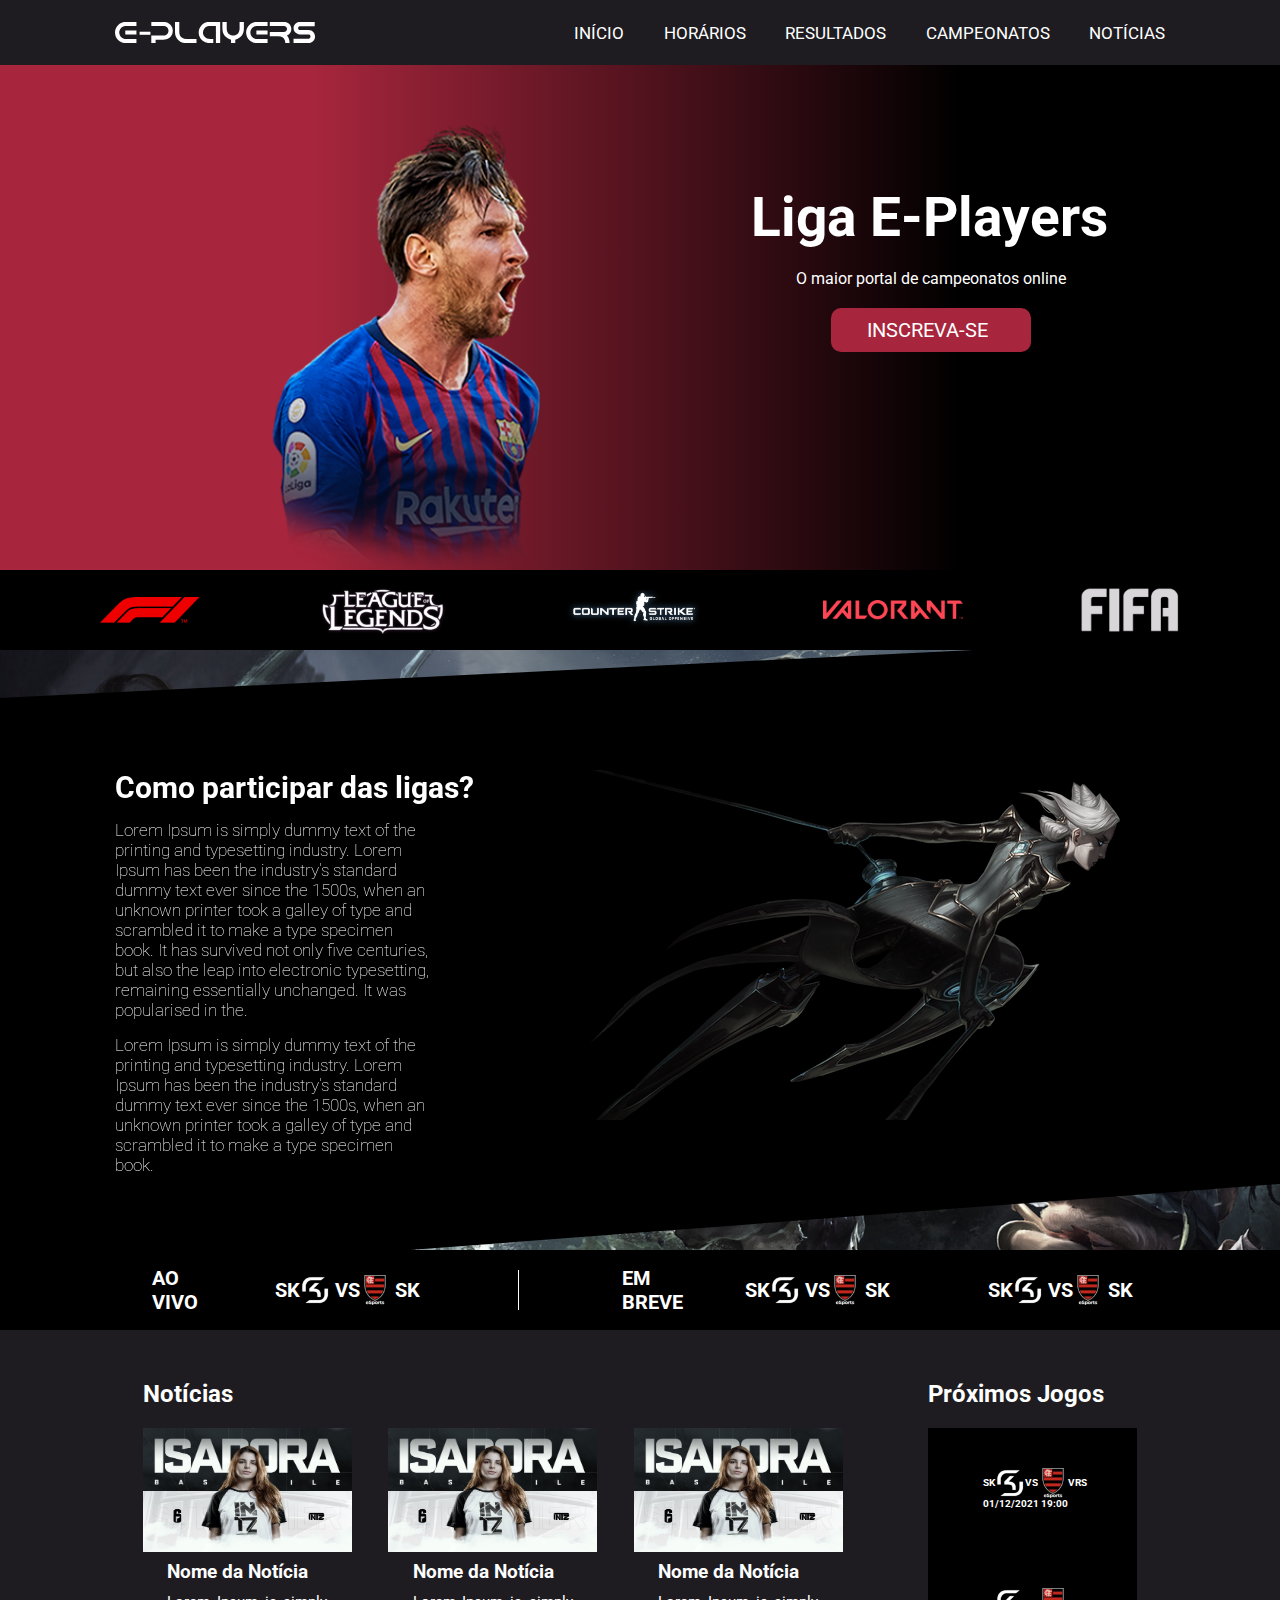
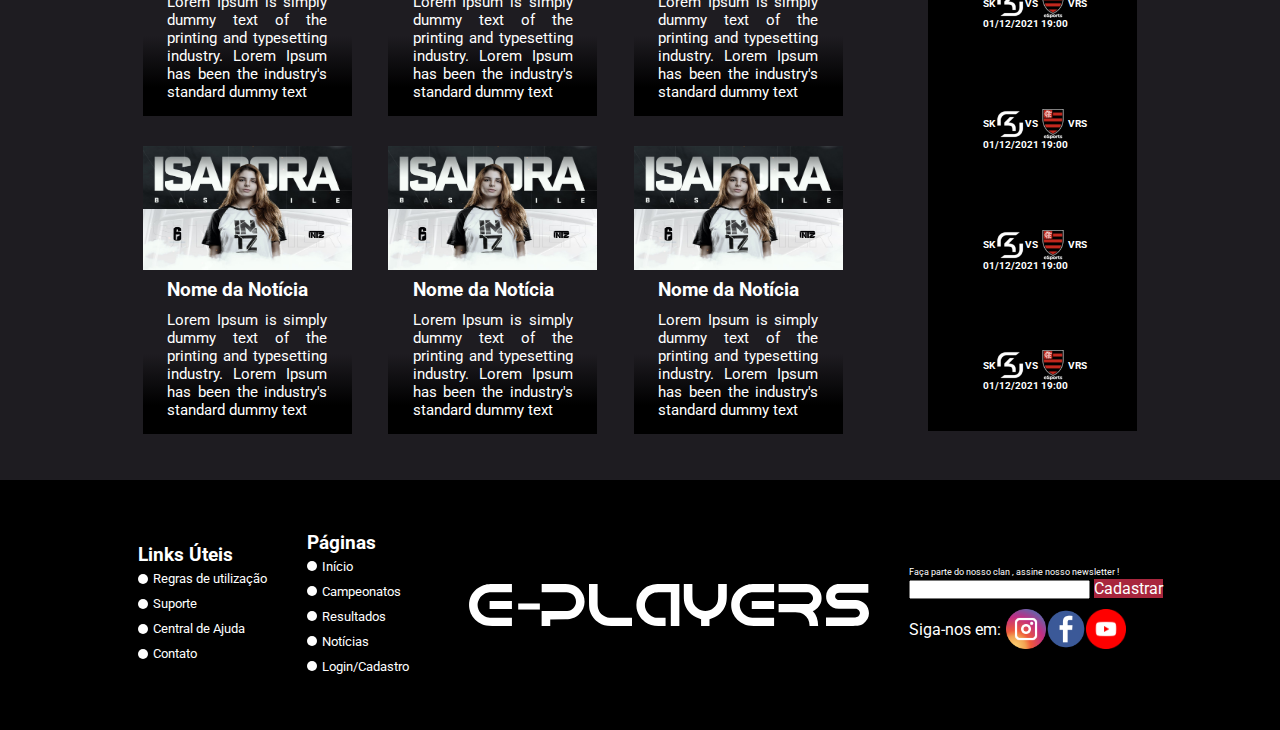
<file: Index.html>
<!DOCTYPE html>
<html lang="pt-br">

<head>
    <meta charset="UTF-8">
    <meta http-equiv="X-UA-Compatible" content="IE=edge">
    <meta name="viewport" content="width=device-width, initial-scale=1.0">
    <title>E-Players</title>
    <link rel="stylesheet" href="css.css/estilo.css">
</head>

<body>
    <header>
        <div class="container container_header">
            <img class="img_logo" src="assets/logo.svg">
            <nav class="info_header">
                <a href="#inicio">início</a>
                <a href="#horarios">horários</a>
                <a href="#resultados">resultados</a>
                <a href="#campeonatos">campeonatos</a>
                <a href="#noticias">notícias</a>
            </nav>
        </div>
    </header>

    <main>
        <section id="inicio" class="conteudo_banner">
            <img src="assets/messi_banner.png">
            <div class="textos_banner">
                <h1>Liga E-Players</h1>
                <span>O maior portal de campeonatos online</span>
                <a href="#">Inscreva-se</a>
            </div>
        </section>

        <section class="secao_jogos container">
            <div class="container_jogos">
                <img class="logo_corrida" src="assets/formula-1-logo.png">
                <img class="logo_lol" src="assets/logo-lol.png">
                <img class="logo_cs" src="assets/Counter-Strike-Logo.png">
                <img class="logo_valorant" src="assets/valorant-logo.png">
                <img class="logo_fifa" src="assets/FIFA_logo.png">
            </div>
        </section>

        <section class="container_info">
            <div class="retangulo_curvado">
                <div>
                    <h2>Como participar das ligas?</h2>
                    <p>Lorem Ipsum is simply dummy text of the printing and typesetting industry. Lorem Ipsum has been
                        the industry's standard dummy text ever since the 1500s, when an unknown printer took a galley
                        of type and scrambled it to make a type specimen book. It has survived not only five centuries,
                        but also the leap into electronic typesetting, remaining essentially unchanged. It was
                        popularised in the.
                    </p>
                    <p>Lorem Ipsum is simply dummy text of the printing and typesetting industry. Lorem Ipsum has been
                        the industry's standard dummy text ever since the 1500s, when an unknown printer took a galley
                        of type and scrambled it to make a type specimen book. </p>
                </div>
                <div>
                    <img src="assets/camille__the_steel_shadow_by_uberwild_dapa3w8-350t.png" alt="">
                </div>
            </div>
        </section>

        <section id="horarios" class="ao_vivo_em_breve">
            <span>ao vivo</span>
            <div>
                <span>SK</span>
                <img src="assets/sk-logo.png" alt="sk coisa de boiola">
                <span>VS</span>
                <img src="assets/fla-logo.png" alt="mengão brabo dms">
                <span>SK</span>
            </div>
            <div class="traço_separativo"></div>
            <span>em breve</span>
            <div>
                <span>SK</span>
                <img src="assets/sk-logo.png" alt="sk coisa de boiola">
                <span>VS</span>
                <img src="assets/fla-logo.png" alt="mengão brabo dms">
                <span>SK</span>
            </div>
            <div>
                <span>SK</span>
                <img src="assets/sk-logo.png" alt="sk coisa de boiola">
                <span>VS</span>
                <img src="assets/fla-logo.png" alt="mengão brabo dms">
                <span>SK</span>
            </div>
        </section>

        <section id="noticias" class="container_noticias">
            <div class="noticias">
                <h2>Notícias</h2>
                <div class="bloco_dos_artigos">

                    <article class="artigo">
                        <img src="assets/player.jpg" alt="isadora r6 brabissima">
                        <div class="artigo_noticia">
                            <h3> Nome da Notícia</h3>
                            <p>Lorem Ipsum is simply dummy text of the printing and typesetting industry. Lorem Ipsum
                                has been the industry's standard dummy text</p>
                        </div>
                    </article>

                    <article class="artigo">
                        <img src="assets/player.jpg" alt="isadora r6 brabissima">
                        <div class="artigo_noticia">
                            <h3> Nome da Notícia</h3>
                            <p>Lorem Ipsum is simply dummy text of the printing and typesetting industry. Lorem Ipsum
                                has been the industry's standard dummy text</p>
                        </div>
                    </article>

                    <article class="artigo">
                        <img src="assets/player.jpg" alt="isadora r6 brabissima">
                        <div class="artigo_noticia">
                            <h3> Nome da Notícia</h3>
                            <p>Lorem Ipsum is simply dummy text of the printing and typesetting industry. Lorem Ipsum
                                has been the industry's standard dummy text</p>
                        </div>
                    </article>

                    <article class="artigo">
                        <img src="assets/player.jpg" alt="isadora r6 brabissima">
                        <div class="artigo_noticia">
                            <h3> Nome da Notícia</h3>
                            <p>Lorem Ipsum is simply dummy text of the printing and typesetting industry. Lorem Ipsum
                                has been the industry's standard dummy text</p>
                        </div>
                    </article>

                    <article class="artigo">
                        <img src="assets/player.jpg" alt="isadora r6 brabissima">
                        <div class="artigo_noticia">
                            <h3> Nome da Notícia</h3>
                            <p>Lorem Ipsum is simply dummy text of the printing and typesetting industry. Lorem Ipsum
                                has been the industry's standard dummy text</p>
                        </div>
                    </article>

                    <article class="artigo">
                        <img src="assets/player.jpg" alt="isadora r6 brabissima">
                        <div class="artigo_noticia">
                            <h3> Nome da Notícia</h3>
                            <p>Lorem Ipsum is simply dummy text of the printing and typesetting industry. Lorem Ipsum
                                has been the industry's standard dummy text</p>
                        </div>
                    </article>
                </div>
            </div>
            <div>
                <h2 class="prox_jogos">Próximos Jogos</h2>
                <article class="proximos_jogos">
                    <div class="prox_jogos_fla_sk">
                        <span>SK</span>
                        <img src="assets/sk-logo.png" alt="sk coisa de boiola">
                        <span class="vs">VS</span>
                        <img src="assets/fla-logo.png" alt="mengão brabo dms">
                        <span>VRS</span>
                        <span>01/12/2021 19:00</span>
                    </div>

                    <div class="prox_jogos_fla_sk">
                        <span>SK</span>
                        <img src="assets/sk-logo.png" alt="sk coisa de boiola">
                        <span class="vs">VS</span>
                        <img src="assets/fla-logo.png" alt="mengão brabo dms">
                        <span>VRS</span>
                        <span>01/12/2021 19:00</span>
                    </div>

                    <div class="prox_jogos_fla_sk">
                        <span>SK</span>
                        <img src="assets/sk-logo.png" alt="sk coisa de boiola">
                        <span class="vs">VS</span>
                        <img src="assets/fla-logo.png" alt="mengão brabo dms">
                        <span>VRS</span>
                        <span>01/12/2021 19:00</span>
                    </div>

                    <div class="prox_jogos_fla_sk">
                        <span>SK</span>
                        <img src="assets/sk-logo.png" alt="sk coisa de boiola">
                        <span class="vs">VS</span>
                        <img src="assets/fla-logo.png" alt="mengão brabo dms">
                        <span>VRS</span>
                        <span>01/12/2021 19:00</span>
                    </div>

                    <div class="prox_jogos_fla_sk">
                        <span>SK</span>
                        <img src="assets/sk-logo.png" alt="sk coisa de boiola">
                        <span class="vs">VS</span>
                        <img src="assets/fla-logo.png" alt="mengão brabo dms">
                        <span>VRS</span>
                        <span>01/12/2021 19:00</span>
                    </div>
                </article>
            </div>
        </section>
    </main>

    <footer>
        <div class="footer_links">
            <h3>Links Úteis</h3>
            <nav class="links_uteis">
                <div class="bolinha_links">
                    <div class="footer_bolinha"></div>
                    <a href="">Regras de utilização</a>
                </div>
                <div class="bolinha_links">
                    <div class="footer_bolinha"></div>
                    <a href="">Suporte</a>
                </div>
                <div class="bolinha_links">
                    <div class="footer_bolinha"></div>
                    <a href="">Central de Ajuda</a>
                </div>
                <div class="bolinha_links">
                    <div class="footer_bolinha"></div>
                    <a href="">Contato</a>
                </div>
            </nav>
        </div>
        <div class="footer_links">
            <h3>Páginas</h3>
            <nav class="paginas">
                <div class="bolinha_links">
                    <div class="footer_bolinha"></div>
                    <a href="#inicio">Início</a>
                </div>
                <div class="bolinha_links">
                    <div class="footer_bolinha"></div>
                    <a href="">Campeonatos</a>
                </div>
                <div class="bolinha_links">
                    <div class="footer_bolinha"></div>
                    <a href="">Resultados</a>
                </div>
                <div class="bolinha_links">
                    <div class="footer_bolinha"></div>
                    <a href="#noticias">Notícias</a>
                </div>
                <div class="bolinha_links">
                    <div class="footer_bolinha"></div>
                    <a href="">Login/Cadastro</a>
                </div>
            </nav>
        </div>
        <img class="footer_logo" src="assets/logo.svg">
        <div>
            <span class="mensagem_botao">Faça parte do nosso clan , assine nosso newsletter !</span>
            <div>
                <input>
                <a class="botao_cadastrar" href="">Cadastrar</a>
            </div>
            <div class="redes_sociais">
                <span class="siganos">Siga-nos em:</span>
                <img class="instagram" src="assets/instagram.png" alt="logo instagram">
                <img class="facebook" src="assets/facebook.png" alt="logo facebook">
                <img class="youtube" src="assets/youtube.png" alt="logo youtube">
            </div>
        </div>
    </footer>
</body>

</html>
</file>
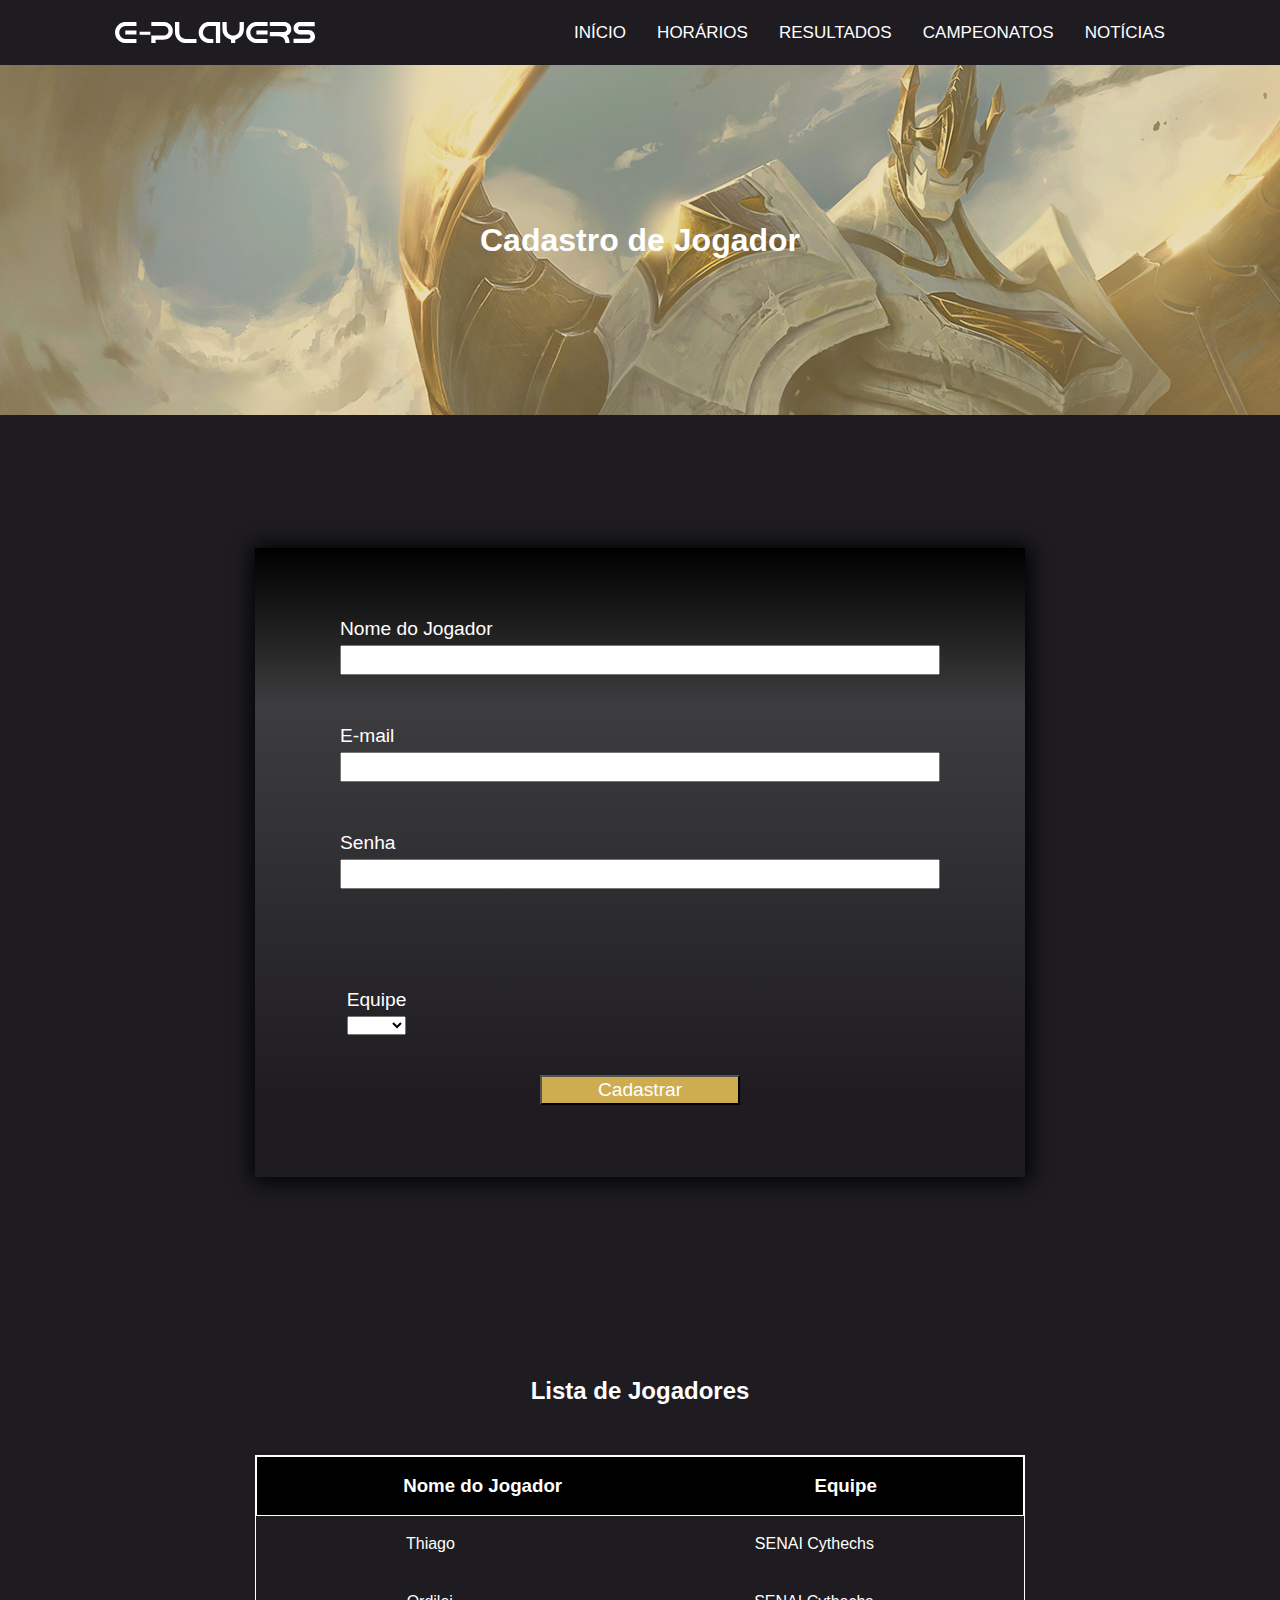
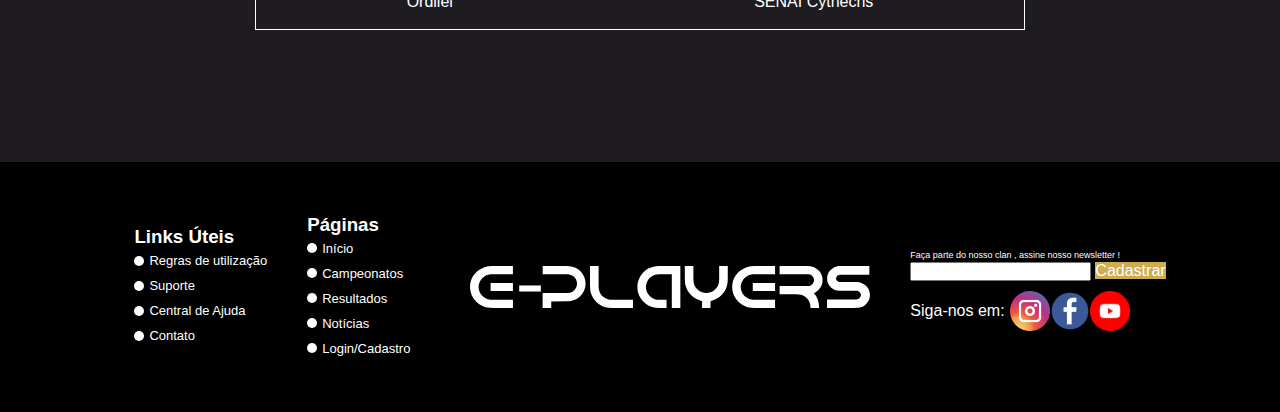
<file: cadastro_jogador.html>
<!DOCTYPE html>
<html lang="pt-br">

<head>
    <meta charset="UTF-8">
    <meta http-equiv="X-UA-Compatible" content="IE=edge">
    <meta name="viewport" content="width=device-width, initial-scale=1.0">
    <title>Cadastro Jogador</title>
    <link rel="stylesheet" href="css.css/cadastro_jogador_estilo.css">
</head>

<body>
    <header>
        <div class="container container_header">
            <img class="img_logo" src="assets/logo.svg">
            <nav class="info_header">
                <a href>início</a>
                <a href>horários</a>
                <a href>resultados</a>
                <a href>campeonatos</a>
                <a href>notícias</a>
            </nav>
        </div>
    </header>

    <main>
        <div class="banner_cadastro_jogador">
            <h1>Cadastro de Jogador</h1>
        </div>
        <div class="conteudo_main">
            <section class="box_cadastro">
                <div class="span_input">
                    <span>Nome do Jogador</span>
                    <input type="text">
                </div>
                <div class="span_input">
                    <span>E-mail</span>
                    <input type="text">
                </div>
                <div class="span_input">
                    <span>Senha</span>
                    <input type="text">
                </div>
                <div class="equipe_select">
                    <span>Equipe</span>
                    <select name="Escolher imagem">Escolher imagem</select>
                </div>
                <button>Cadastrar</button>
            </section>

            <h2>Lista de Jogadores</h2>
            <section class="box_jogadores">
                <div class="jogador_equipe">
                    <h3>Nome do Jogador</h3>
                    <h3>Equipe</h3>
                </div>
                <div class="nome_logo">
                    <span>Thiago</span>
                    <span>SENAI Cythechs</span>
                </div>
                <div class="nome_logo">
                    <span>Ordilei</span>
                    <span>SENAI Cythechs</span>
                </div>
            </section>
        </div>
        

    </main>

    <footer>
        <div class="footer_links">
            <h3>Links Úteis</h3>
            <nav class="links_uteis">
                <div class="bolinha_links">
                    <div class="footer_bolinha"></div>
                    <a href="">Regras de utilização</a>
                </div>
                <div class="bolinha_links">
                    <div class="footer_bolinha"></div>
                    <a href="">Suporte</a>
                </div>
                <div class="bolinha_links">
                    <div class="footer_bolinha"></div>
                    <a href="">Central de Ajuda</a>
                </div>
                <div class="bolinha_links">
                    <div class="footer_bolinha"></div>
                    <a href="">Contato</a>
                </div>
            </nav>
        </div>
        <div class="footer_links">
            <h3>Páginas</h3>
            <nav class="paginas">
                <div class="bolinha_links">
                    <div class="footer_bolinha"></div>
                    <a href="">Início</a>
                </div>
                <div class="bolinha_links">
                    <div class="footer_bolinha"></div>
                    <a href="">Campeonatos</a>
                </div>
                <div class="bolinha_links">
                    <div class="footer_bolinha"></div>
                    <a href="">Resultados</a>
                </div>
                <div class="bolinha_links">
                    <div class="footer_bolinha"></div>
                    <a href="">Notícias</a>
                </div>
                <div class="bolinha_links">
                    <div class="footer_bolinha"></div>
                    <a href="">Login/Cadastro</a>
                </div>
            </nav>
        </div>
        <img class="footer_logo" src="assets/logo.svg">
        <div>
            <span class="mensagem_botao">Faça parte do nosso clan , assine nosso newsletter !</span>
            <div>
                <input>
                <a class="botao_cadastrar" href="">Cadastrar</a>
            </div>
            <div class="redes_sociais">
                <span class="siganos">Siga-nos em:</span>
                <img class="instagram" src="assets/instagram.png" alt="logo instagram">
                <img class="facebook" src="assets/facebook.png" alt="logo facebook">
                <img class="youtube" src="assets/youtube.png" alt="logo youtube">
            </div>
        </div>
    </footer>

</body>

</html>
</file>
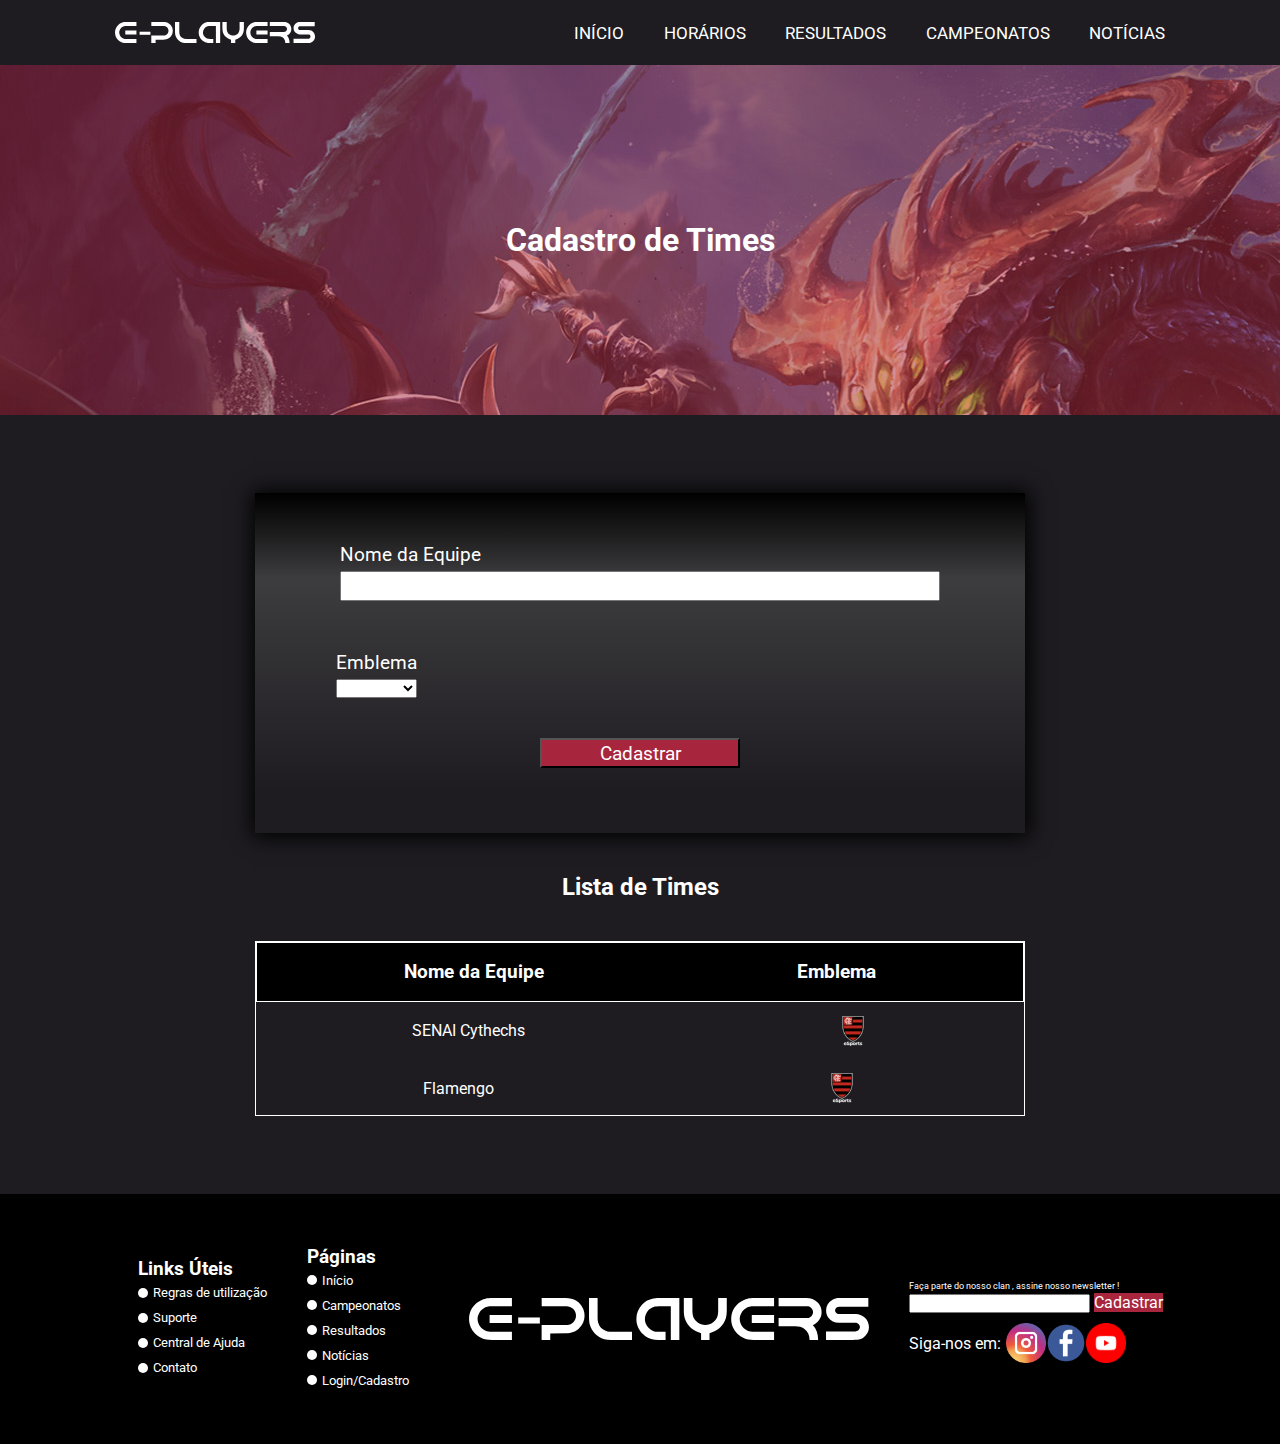
<file: cadastro_time.html>
<!DOCTYPE html>
<html lang="pt-br">

<head>
    <meta charset="UTF-8">
    <meta http-equiv="X-UA-Compatible" content="IE=edge">
    <meta name="viewport" content="width=device-width, initial-scale=1.0">
    <title>Página de Cadastro</title>
    <link rel="stylesheet" href="css.css/cadastro_estilo.css">

</head>

<body>
    <header>
        <div class="container container_header">
            <img class="img_logo" src="assets/logo.svg">
            <nav class="info_header">
                <a href>início</a>
                <a href>horários</a>
                <a href>resultados</a>
                <a href>campeonatos</a>
                <a href>notícias</a>
            </nav>
        </div>
    </header>


    <main>
        <div class="banner_cadastro_times">
            <h1>Cadastro de Times</h1>
        </div>
        <div class="conteudo_main">
            <section class="box_cadastro">
                <div class="nome_equipe">
                    <span>Nome da Equipe</span>
                    <input type="text">
                </div>
                <div class="emblema">
                    <span>Emblema</span>
                    <select name="Escolher imagem">Escolher imagem</select>
                </div>
                <button>Cadastrar</button>
            </section>

            <h2>Lista de Times</h2>
            <section class="box_equipe">
                <div class="equipe_emblema">
                    <h3>Nome da Equipe</h3>
                    <h3>Emblema</h3>
                </div>
                <div class="nome_logo">
                    <span>SENAI Cythechs</span>
                    <img src="assets/fla-logo.png" alt="Logo Flamengo">
                </div>
                <div class="nome_logo">
                    <span>Flamengo</span>
                    <img src="assets/fla-logo.png" alt="Logo Flamengo">
                </div>
            </section>
        </div>

    
    </main>


    <footer>
        <div class="footer_links">
            <h3>Links Úteis</h3>
            <nav class="links_uteis">
                <div class="bolinha_links">
                    <div class="footer_bolinha"></div>
                    <a href="">Regras de utilização</a>
                </div>
                <div class="bolinha_links">
                    <div class="footer_bolinha"></div>
                    <a href="">Suporte</a>
                </div>
                <div class="bolinha_links">
                    <div class="footer_bolinha"></div>
                    <a href="">Central de Ajuda</a>
                </div>
                <div class="bolinha_links">
                    <div class="footer_bolinha"></div>
                    <a href="">Contato</a>
                </div>
            </nav>
        </div>
        <div class="footer_links">
            <h3>Páginas</h3>
            <nav class="paginas">
                <div class="bolinha_links">
                    <div class="footer_bolinha"></div>
                    <a href="">Início</a>
                </div>
                <div class="bolinha_links">
                    <div class="footer_bolinha"></div>
                    <a href="">Campeonatos</a>
                </div>
                <div class="bolinha_links">
                    <div class="footer_bolinha"></div>
                    <a href="">Resultados</a>
                </div>
                <div class="bolinha_links">
                    <div class="footer_bolinha"></div>
                    <a href="">Notícias</a>
                </div>
                <div class="bolinha_links">
                    <div class="footer_bolinha"></div>
                    <a href="">Login/Cadastro</a>
                </div>
            </nav>
        </div>
        <img class="footer_logo" src="assets/logo.svg">
        <div>
            <span class="mensagem_botao">Faça parte do nosso clan , assine nosso newsletter !</span>
            <div>
                <input>
                <a class="botao_cadastrar" href="">Cadastrar</a>
            </div>
            <div class="redes_sociais">
                <span class="siganos">Siga-nos em:</span>
                <img class="instagram" src="assets/instagram.png" alt="logo instagram">
                <img class="facebook" src="assets/facebook.png" alt="logo facebook">
                <img class="youtube" src="assets/youtube.png" alt="logo youtube">
            </div>
        </div>
    </footer>
    
</body>
</html>
</file>
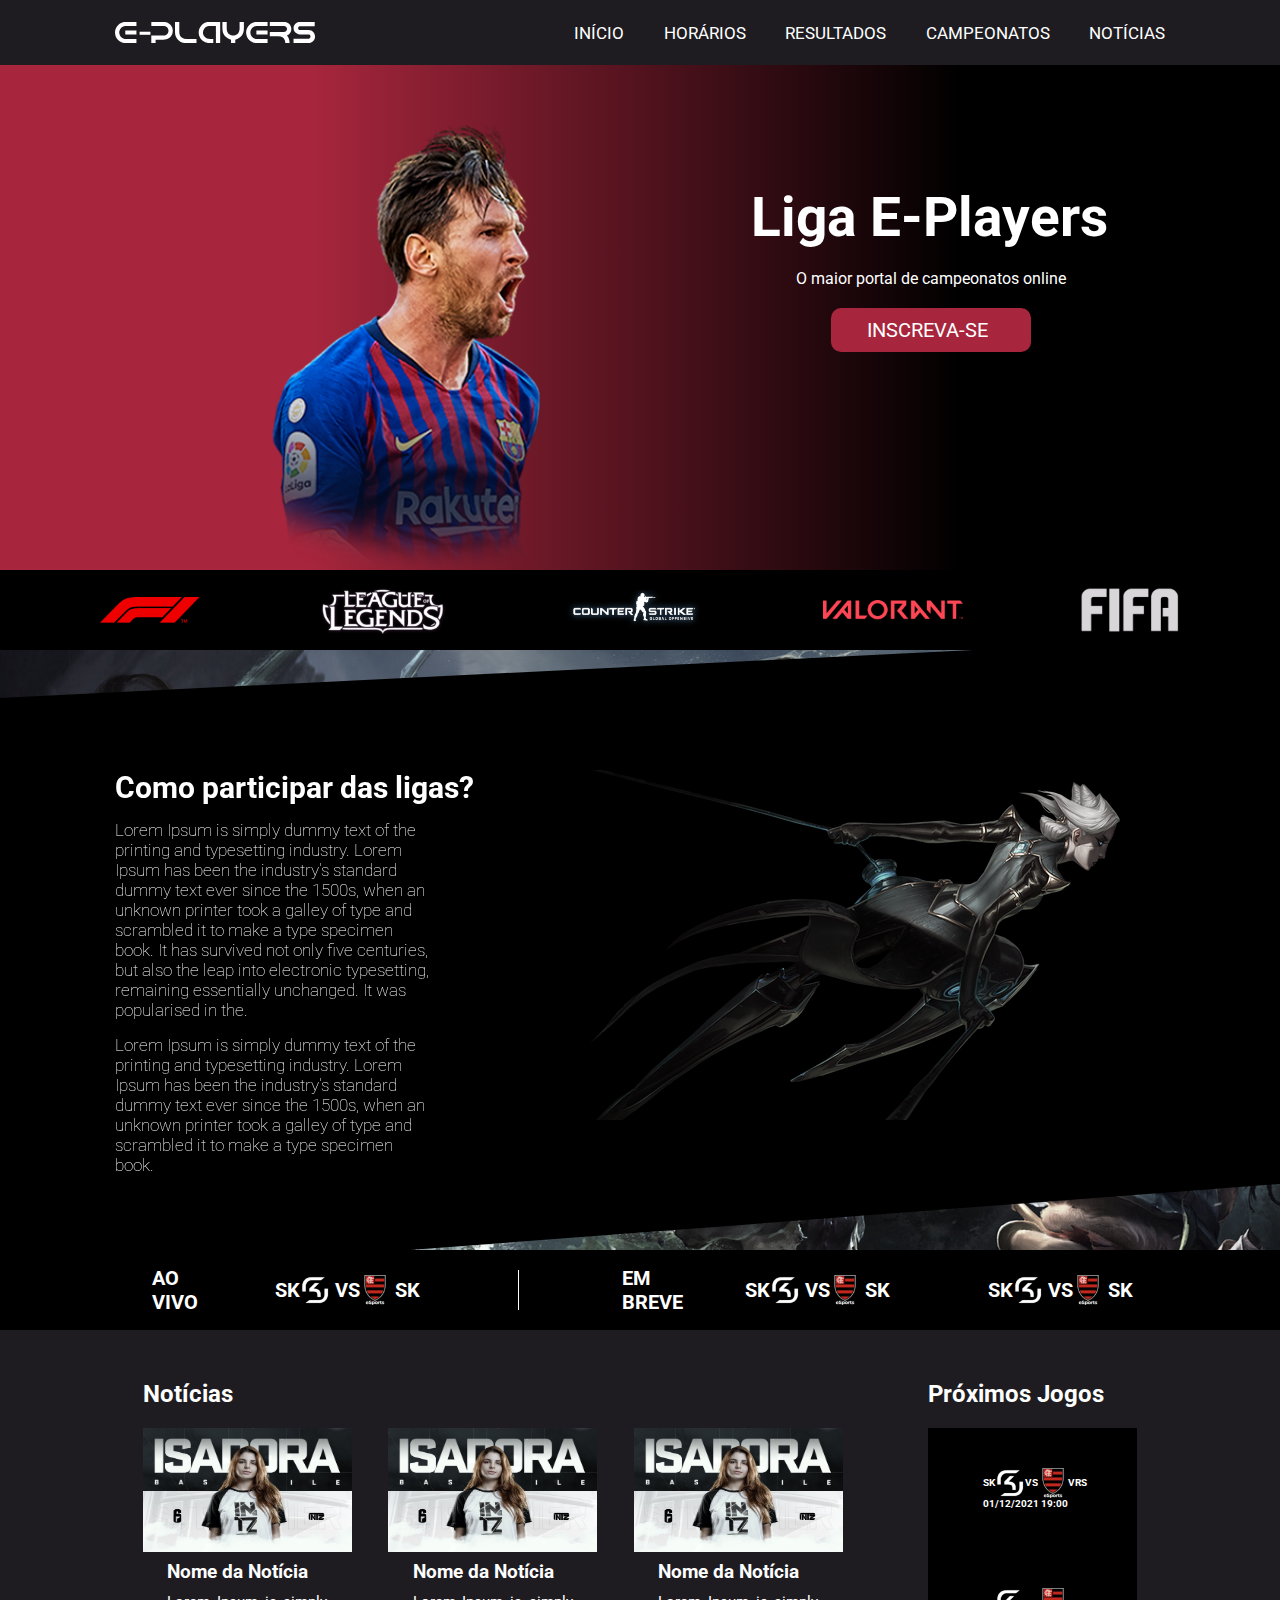
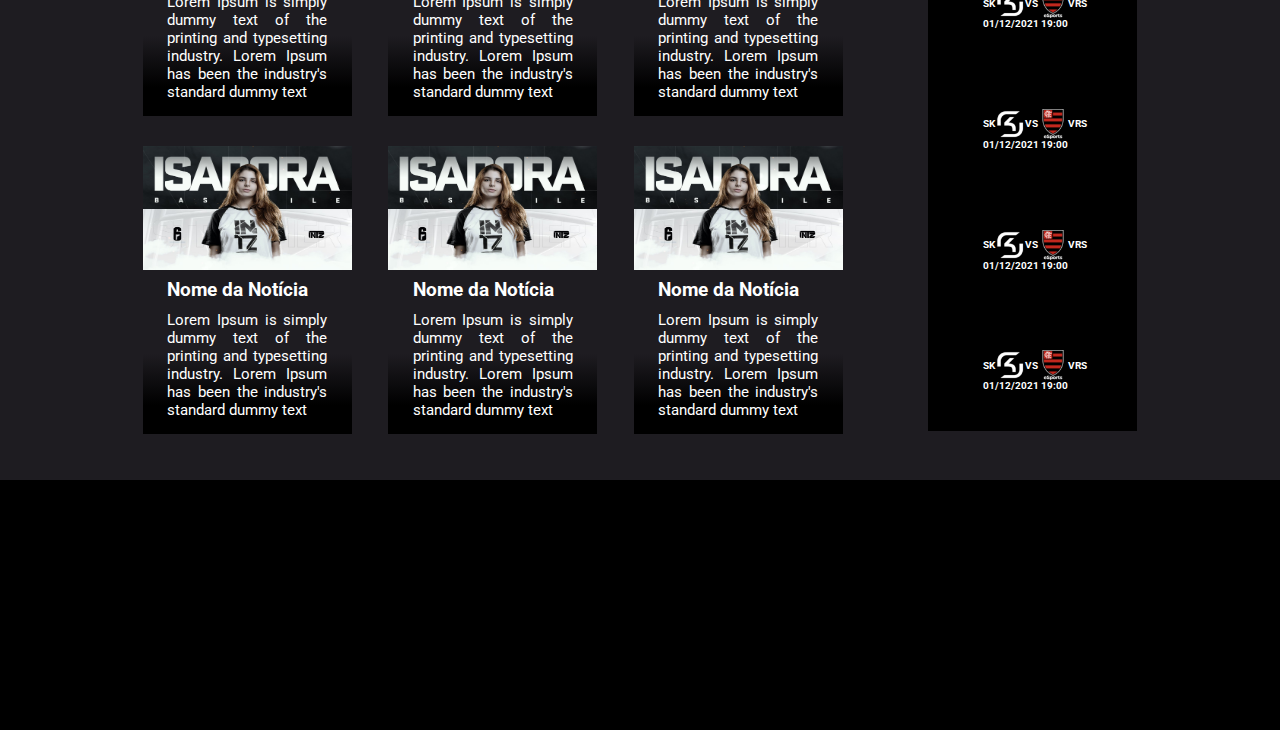
<file: Liga_E-Players.html>
<!DOCTYPE html>
<html lang="pt-br">

<head>
    <meta charset="UTF-8">
    <meta http-equiv="X-UA-Compatible" content="IE=edge">
    <meta name="viewport" content="width=device-width, initial-scale=1.0">
    <title>E-Players</title>
    <link rel="stylesheet" href="css.css/estilo.css">
</head>

<body>
    <header>
        <div class="container container_header">
            <img class="img_logo" src="assets/logo.svg">
            <nav class="info_header">
                <a href>início</a>
                <a href>horários</a>
                <a href>resultados</a>
                <a href>campeonatos</a>
                <a href>notícias</a>
            </nav>
        </div>
    </header>

    <main>
        <section class="conteudo_banner">
            <img src="assets/messi_banner.png">
            <div class="textos_banner">
                <h1>Liga E-Players</h1>
                <span>O maior portal de campeonatos online</span>
                <a href="#">Inscreva-se</a>
            </div>
        </section>

        <section class="secao_jogos container">
            <div class="container_jogos">
                <img class="logo_corrida" src="assets/formula-1-logo.png">
                <img class="logo_lol" src="assets/logo-lol.png">
                <img class="logo_cs" src="assets/Counter-Strike-Logo.png">
                <img class="logo_valorant" src="assets/valorant-logo.png">
                <img class="logo_fifa" src="assets/FIFA_logo.png">
            </div>
        </section>

        <section class="container_info">
            <div class="retangulo_curvado">
                <div>
                    <h2>Como participar das ligas?</h2>
                    <p>Lorem Ipsum is simply dummy text of the printing and typesetting industry. Lorem Ipsum has been
                        the industry's standard dummy text ever since the 1500s, when an unknown printer took a galley
                        of type and scrambled it to make a type specimen book. It has survived not only five centuries,
                        but also the leap into electronic typesetting, remaining essentially unchanged. It was
                        popularised in the.
                    </p>
                    <p>Lorem Ipsum is simply dummy text of the printing and typesetting industry. Lorem Ipsum has been
                        the industry's standard dummy text ever since the 1500s, when an unknown printer took a galley
                        of type and scrambled it to make a type specimen book. </p>
                </div>
                <div>
                    <img src="assets/camille__the_steel_shadow_by_uberwild_dapa3w8-350t.png" alt="">
                </div>
            </div>
        </section>

        <section class="ao_vivo_em_breve">
            <span>ao vivo</span>
            <div>
                <span>SK</span>
                <img src="assets/sk-logo.png" alt="sk coisa de boiola">
                <span>VS</span>
                <img src="assets/fla-logo.png" alt="mengão brabo dms">
                <span>SK</span>
            </div>
            <div class="traço_separativo"></div>
            <span>em breve</span>
            <div>
                <span>SK</span>
                <img src="assets/sk-logo.png" alt="sk coisa de boiola">
                <span>VS</span>
                <img src="assets/fla-logo.png" alt="mengão brabo dms">
                <span>SK</span>
            </div>
            <div>
                <span>SK</span>
                <img src="assets/sk-logo.png" alt="sk coisa de boiola">
                <span>VS</span>
                <img src="assets/fla-logo.png" alt="mengão brabo dms">
                <span>SK</span>
            </div>
        </section>

        <section class="container_noticias">
            <div class="noticias">
                <h2>Notícias</h2>
                <div class="bloco_dos_artigos">

                    <article class="artigo">
                        <img src="assets/player.jpg" alt="isadora r6 brabissima">
                        <div class="artigo_noticia">
                            <h3> Nome da Notícia</h3>
                            <p>Lorem Ipsum is simply dummy text of the printing and typesetting industry. Lorem Ipsum
                                has been the industry's standard dummy text</p>
                        </div>
                    </article>

                    <article class="artigo">
                        <img src="assets/player.jpg" alt="isadora r6 brabissima">
                        <div class="artigo_noticia">
                            <h3> Nome da Notícia</h3>
                            <p>Lorem Ipsum is simply dummy text of the printing and typesetting industry. Lorem Ipsum
                                has been the industry's standard dummy text</p>
                        </div>
                    </article>

                    <article class="artigo">
                        <img src="assets/player.jpg" alt="isadora r6 brabissima">
                        <div class="artigo_noticia">
                            <h3> Nome da Notícia</h3>
                            <p>Lorem Ipsum is simply dummy text of the printing and typesetting industry. Lorem Ipsum
                                has been the industry's standard dummy text</p>
                        </div>
                    </article>

                    <article class="artigo">
                        <img src="assets/player.jpg" alt="isadora r6 brabissima">
                        <div class="artigo_noticia">
                            <h3> Nome da Notícia</h3>
                            <p>Lorem Ipsum is simply dummy text of the printing and typesetting industry. Lorem Ipsum
                                has been the industry's standard dummy text</p>
                        </div>
                    </article>

                    <article class="artigo">
                        <img src="assets/player.jpg" alt="isadora r6 brabissima">
                        <div class="artigo_noticia">
                            <h3> Nome da Notícia</h3>
                            <p>Lorem Ipsum is simply dummy text of the printing and typesetting industry. Lorem Ipsum
                                has been the industry's standard dummy text</p>
                        </div>
                    </article>

                    <article class="artigo">
                        <img src="assets/player.jpg" alt="isadora r6 brabissima">
                        <div class="artigo_noticia">
                            <h3> Nome da Notícia</h3>
                            <p>Lorem Ipsum is simply dummy text of the printing and typesetting industry. Lorem Ipsum
                                has been the industry's standard dummy text</p>
                        </div>
                    </article>
                </div>
            </div>
            <div>
                <h2 class="prox_jogos">Próximos Jogos</h2>
                <article class="proximos_jogos">
                    <div class="prox_jogos_fla_sk">
                        <span>SK</span>
                        <img src="assets/sk-logo.png" alt="sk coisa de boiola">
                        <span class="vs">VS</span>
                        <img src="assets/fla-logo.png" alt="mengão brabo dms">
                        <span>VRS</span>
                        <span>01/12/2021 19:00</span>
                    </div>

                    <div class="prox_jogos_fla_sk">
                        <span>SK</span>
                        <img src="assets/sk-logo.png" alt="sk coisa de boiola">
                        <span class="vs">VS</span>
                        <img src="assets/fla-logo.png" alt="mengão brabo dms">
                        <span>VRS</span>
                        <span>01/12/2021 19:00</span>
                    </div>

                    <div class="prox_jogos_fla_sk">
                        <span>SK</span>
                        <img src="assets/sk-logo.png" alt="sk coisa de boiola">
                        <span class="vs">VS</span>
                        <img src="assets/fla-logo.png" alt="mengão brabo dms">
                        <span>VRS</span>
                        <span>01/12/2021 19:00</span>
                    </div>

                    <div class="prox_jogos_fla_sk">
                        <span>SK</span>
                        <img src="assets/sk-logo.png" alt="sk coisa de boiola">
                        <span class="vs">VS</span>
                        <img src="assets/fla-logo.png" alt="mengão brabo dms">
                        <span>VRS</span>
                        <span>01/12/2021 19:00</span>
                    </div>

                    <div class="prox_jogos_fla_sk">
                        <span>SK</span>
                        <img src="assets/sk-logo.png" alt="sk coisa de boiola">
                        <span class="vs">VS</span>
                        <img src="assets/fla-logo.png" alt="mengão brabo dms">
                        <span>VRS</span>
                        <span>01/12/2021 19:00</span>
                    </div>
                </article>
            </div>
        </section>
    </main>

    <footer></footer>
</body>

</html>
</file>
<file: css.css/estilo.css>
@import url('https://fonts.googleapis.com/css2?family=Roboto&display=swap');
* {
    margin: 0;
    padding: 0;
    box-sizing: border-box;
}

.container {
    width: 1200px;
    margin: 0 auto;
}

header {
    background-color: #1E1C21;
    height: 65px;
    position: fixed;
    z-index: 1;
    width: 100%;
    top: 0px;
}

.container_header {
    display: flex;
    justify-content: space-between;
    align-items: center;
    height: 100%;
    padding: 0 75px;
}

.img_logo {
    align-items: center;
    width: 200px;
    height: 25px;
}

.info_header {
    display: flex;
    justify-content: space-between;
    align-items: center;
    width: 591px;
    height: 100%;
}

.info_header a {
    color: #fff;
    text-decoration: none;
    text-transform: uppercase;
    font-family: 'Roboto', sans-serif;
    font-size: 17px;
}

/*Main*/ 

.conteudo_banner {
    margin-top: 65px;
    height: 505px;
    width: 100%;
    display:flex;
    background: -moz-linear-gradient(left, rgba(152,30,50,1) 0%, rgba(152,30,50,1) 27%, rgba(152,30,50,1) 37%, rgba(0,0,0,1) 52%, rgba(0,0,0,1) 57%, rgba(0,0,0,1) 64%, rgba(0,0,0,1) 72%, rgba(0,0,0,1) 94%, rgba(0,0,0,1) 100%);
    background: -webkit-linear-gradient(left, rgba(168,38,61,1) 0%, rgba(168,38,61,1) 24%, rgba(0,0,0,1) 75%, rgba(0,0,0,1) 90%, rgba(0,0,0,1) 100%);
    justify-content: space-evenly;
    padding-top: 60px;
    padding-right: 50px
}

.conteudo_banner img {
    height: 600px;
    width: auto;
}

.textos_banner {
    padding-top: 60px;
    height: 190px;
    display: flex;
    flex-direction: column;
    align-items: center;
    justify-content: space-evenly;
}

h1 {
    color: white;
    font-family: 'Roboto', sans-serif;
    font-size: 55px;
    width: 360px
}

.textos_banner span {
    color: white;
    font-family: 'Roboto', sans-serif;
    width: 360px;
    text-align: center;
    margin: 20px 0;
}

.textos_banner a {
    display: flex;
    background-color: #A8263D;
    text-decoration: none;
    text-transform: uppercase;
    font-family: 'Roboto', sans-serif;
    color: white;
    width: 200px;
    padding: 10px 36px;
    font-size: 20px;
    text-align: center;
    font-weight: 700px;
    border-radius: 10px;
}

.secao_jogos {
    height: 80px;
    width: 100%;
    background-color: black;
    padding: 0 100px;
}

.container_jogos {
    display: flex;
    justify-content: space-between;
    align-items: center;
    width: auto;
    height: 80px;
}

.logo_corrida {
    width: 100px;
    height: auto;
}

.logo_lol {
    width: 130px;
    height: auto;
}

.logo_cs {
    width: 140px;
    height: auto;
}

.logo_valorant {
    width: 140px;
    height: auto;
}

.logo_fifa {
    width: 100px;
    height: auto;
}

.container_info {
    height: 600px;
    width: 100%;
    background-image: url(../assets/bg-lol.jpg);
    background-size: 100%;
    filter: grayscale(70%);
}

.retangulo_curvado {
    clip-path: polygon(0 8%, 76% 0, 100% 0, 100% 89%, 32% 100%, 0 100%);
    width: 100%;
    height: 100%;
    background-color: black;
    display: flex;
    padding: 120px 100px;
    justify-content: space-around;
}

.retangulo_curvado h2 {
    color: white;
    font-family: 'Roboto', sans-serif;
    margin-bottom: 15px;
    font-size: 30px;
    font-weight: 700;
    width: 400px;
}

.retangulo_curvado p {
    color: white;
    font-family: 'Roboto', sans-serif;
    text-align: left;
    font-weight: 100;
    width: 320px;
    margin-bottom: 15px;
    font-size: 17px;
}
.ao_vivo_em_breve {
    height: 80px;
    width: 100%;
    background-color: black;
    padding: 0 100px;
    display: flex;
    justify-content: space-around;
    align-items: center;
}

.ao_vivo_em_breve span{
    font-family:'Roboto', sans-serif;
    font-weight: bold;
    color: white;
    text-transform: uppercase;
    width: 20px;
    font-size: 20px;
}

.ao_vivo_em_breve img {
    height: auto;
    width: 30px;
    margin: 0 5px;
}

.ao_vivo_em_breve div {
    display: flex;
    align-items: center;
}

.traço_separativo {
    height: 40px;
    width: 1px;
    background-color: white;
}

.container_noticias {
    background-color: #1E1C21;
    height: 750px;
    padding: 50px 100px;
    display: flex;
    justify-content: space-around;
}

.noticias {
    display: flex;
    flex-direction: column;
    display: inline-block;
}

.noticias h2 {
    color: white;
    font-family:'Roboto', sans-serif;
    margin-bottom: 20px;
}

.bloco_dos_artigos {
    height: 500px;
    width: 700px;
    display: flex;
    flex-wrap: wrap;
    justify-content: space-between;
}

.artigo img {
    height: 124px;
    width: 209px;
}

.artigo_noticia {
    height: 160px;
    width: 209px;
    background: -moz-linear-gradient(top, rgba(42,42,42,1) 0%, rgba(42,42,42,1) 39%, rgba(0,0,0,1) 63%, rgba(0,0,0,1) 83%, rgba(0,0,0,1) 100%);
    background: -webkit-linear-gradient(top, rgba(30,28,33,1) 0%, rgba(30,28,33,1) 50%, rgba(0,0,0,1) 82%, rgba(0,0,0,1) 90%, rgba(0,0,0,1) 100%);
    display: flex;
    flex-direction: column;
    text-align: justify;
    justify-content: center;
    align-items: center;
    margin-bottom: 30px;
}

.artigo_noticia h3 {
    color: white;
    width: 160px;
    margin-bottom: 10px;
    font-family:'Roboto', sans-serif;
}

.artigo_noticia p {
    color: white;
    width: 160px;
    font-family:'Roboto', sans-serif;
    font-size: 15px;
    margin-bottom: 10px;
}

.proximos_jogos {
    height: 603px;
    width: 209px;
    background-color: black;
    display: flex;
    flex-direction: column;
    align-items: center;
    justify-content: center;
    justify-content: space-around;
    padding-left: 10px;
}

.prox_jogos {
    color: white;
    font-family:'Roboto', sans-serif;
    margin-bottom: 20px;
    
}

.prox_jogos_fla_sk {
    display: flex;
    flex-wrap: wrap;
    width: 209px;
    align-items: center;
    width: 110px;
    text-align: center;
}

.prox_jogos_fla_sk span {
    color: white;
    font-family:'Roboto', sans-serif;
    font-weight: bold;
    font-size: 10px;
}

.prox_jogos_fla_sk img {
    height: auto;
    width: 30px;
}

.vs {
    color: white;
    font-family:'Roboto', sans-serif;
    font-weight: lighter;
}

/*Footer*/ 

footer {
    background-color: black;
    height: 250px;
    display: flex;
    align-items: center;
    justify-content: center;
}

footer h3{
    color: white;
    font-family: 'Roboto', sans-serif;
}

.footer_bolinha {
    width: 10px;
    height: 10px;
    background-color: white;
    border-radius: 100%;
}

.bolinha_links {
    display: flex;
    align-items: center;
    margin: 5px 0;
}

.footer_links {
    margin: 0 20px;
}

.footer_links a {
    color: #fff;
    text-decoration: none;
    font-family: 'Roboto', sans-serif;
    font-size: small;
    margin-left: 5px;
}

.links_uteis {
    display: flex;
    flex-direction: column;
}

.footer_logo {
    width: 400px;
    height: auto;
    margin: 0 40px;
}

.paginas {
    display: flex;
    flex-direction: column;
}

.mensagem_botao {
    color: white;
    font-family: 'Roboto', sans-serif;
    font-size: 9px;
}

.botao_cadastrar {
    background-color: #A8263D;
    color: white;
    font-family: 'Roboto', sans-serif;
    text-decoration: none;
}

.redes_sociais {
    display: flex;
    align-items: center;
    margin-top: 10px;
}

.siganos {
    color: white;
    font-family: 'Roboto', sans-serif;
    margin-right: 5px;
}

.instagram {
    width: 40px;
    height: auto;
}

.facebook {
    width: 40px;
    height: auto;
}

.youtube {
    width: 40px;
    height: auto;
}
 /*Cadastro de Jogador*/ 
  /*Cadastro do Time*/
</file>
<file: css.css/cadastro_jogador_estilo.css>
* {
    margin: 0;
    padding: 0;
    box-sizing: border-box;
}

.container {
    width: 1200px;
    margin: 0 auto;
}

header {
    background-color: #1E1C21;
    height: 65px;
    position: fixed;
    z-index: 1;
    width: 100%;
    top: 0px;
}

.container_header {
    display: flex;
    justify-content: space-between;
    align-items: center;
    height: 100%;
    padding: 0 75px;
}

.img_logo {
    align-items: center;
    width: 200px;
    height: 25px;
}

.info_header {
    display: flex;
    justify-content: space-between;
    align-items: center;
    width: 591px;
    height: 100%;
}

.info_header a {
    color: #fff;
    text-decoration: none;
    text-transform: uppercase;
    font-family: 'Roboto', sans-serif;
    font-size: 17px;
}

/*Main*/ 

.conteudo_main {
    background-color: #1E1C21;
    height: 1347px;
    display: flex;
    flex-direction: column;
    justify-content: center;
    align-items: center;
}

.banner_cadastro_jogador {
    height: 350px;
    width: 100%;
    margin-top: 65px;
    background: linear-gradient(0deg, rgba(206, 173, 80, 0.42), rgba(206, 173, 80, 0.42)), url(../assets/galio_banner.jpg);
    object-fit: cover;
    object-position: center;
    display: flex;
    align-items: center;
    justify-content: center;
}

h1 {
    color: white;
    font-family: 'Roboto', sans-serif;
    font-weight: bolder;
}

.box_cadastro {
    height: 629px;
    width: 770px;
    background: linear-gradient(180deg, #000000 0%, rgba(83, 83, 83, 0.577381) 25%, rgba(196, 196, 196, 0) 87.5%);
    box-shadow: 1px 1px 20px 4px #000000;
    display: flex;
    flex-direction: column;
    align-items: center;
    padding: 70px 100px;
}

.span_input {
    display: flex;
    flex-direction: column;
    margin-bottom: 20px;
}

.span_input span {
    color: white;
    font-family: 'Roboto', sans-serif;
    margin-bottom: 5px;
    font-size: larger;
}


.span_input input {
    width: 600px;
    height: 30px;
    margin-bottom: 30px;
}

.equipe_select {
    display: flex;
    flex-direction: column;
    margin-bottom: 20px;
    padding-right: 527px;
}

.equipe_select span {
    color: white;
    font-family: 'Roboto', sans-serif;
    margin-bottom: 5px;
    font-size: larger;
    margin-top: 50px;
}

.conteudo_main button {
    color: white;
    font-size: larger;
    font-family: 'Roboto', sans-serif;
    background-color: #CEAD50;
    width: 200px;
    height: 30px;
    margin-top: 20px;
}

h2 {
    color: white;
    font-family: 'Roboto', sans-serif;
    font-weight: bolder;
    margin-top: 200px;
    margin-bottom: 50px;
}

.box_jogadores {
    height: 175px;
    width: 770px;
    background-color: #1E1C21;
    border-width: 1px;
    border-style: solid;
    border-color: white;
}

.jogador_equipe {
    background-color: black;
    border-width: 1px;
    border-style: solid;
    border-color: white;
    display: flex;
    justify-content: space-around;
    align-items: center;
    height: 60px;
    padding: 0 20px;
}

.jogador_equipe h3 {
    color: white;
    font-family: 'Roboto', sans-serif;
    font-weight: bolder;
}

.nome_logo {
    width: 100%;
    height: 57.5px;
    display: flex;
    align-items: center;
    justify-content: space-around;
}

.nome_logo span {
    color: white;
    font-family: 'Roboto', sans-serif;
    font-weight: normal;
}

.nome_logo img {
    width: 30px;
    height: auto;
}




/*Footer*/ 

footer {
    background-color: black;
    height: 250px;
    display: flex;
    align-items: center;
    justify-content: center;
}

footer h3{
    color: white;
    font-family: 'Roboto', sans-serif;
}

.footer_bolinha {
    width: 10px;
    height: 10px;
    background-color: white;
    border-radius: 100%;
}

.bolinha_links {
    display: flex;
    align-items: center;
    margin: 5px 0;
}

.footer_links {
    margin: 0 20px;
}

.footer_links a {
    color: #fff;
    text-decoration: none;
    font-family: 'Roboto', sans-serif;
    font-size: small;
    margin-left: 5px;
}

.links_uteis {
    display: flex;
    flex-direction: column;
}

.footer_logo {
    width: 400px;
    height: auto;
    margin: 0 40px;
}

.paginas {
    display: flex;
    flex-direction: column;
}

.mensagem_botao {
    color: white;
    font-family: 'Roboto', sans-serif;
    font-size: 9px;
}

.botao_cadastrar {
    background-color: #CEAD50;
    color: white;
    font-family: 'Roboto', sans-serif;
    text-decoration: none;
}

.redes_sociais {
    display: flex;
    align-items: center;
    margin-top: 10px;
}

.siganos {
    color: white;
    font-family: 'Roboto', sans-serif;
    margin-right: 5px;
}

.instagram {
    width: 40px;
    height: auto;
}

.facebook {
    width: 40px;
    height: auto;
}

.youtube {
    width: 40px;
    height: auto;
}
</file>
<file: css.css/cadastro_estilo.css>
@import url('https://fonts.googleapis.com/css2?family=Roboto&display=swap');
* {
    margin: 0;
    padding: 0;
    box-sizing: border-box;
}

.container {
    width: 1200px;
    margin: 0 auto;
}

header {
    background-color: #1E1C21;
    height: 65px;
    position: fixed;
    z-index: 1;
    width: 100%;
    top: 0px;
}

.container_header {
    display: flex;
    justify-content: space-between;
    align-items: center;
    height: 100%;
    padding: 0 75px;
}

.img_logo {
    align-items: center;
    width: 200px;
    height: 25px;
}

.info_header {
    display: flex;
    justify-content: space-between;
    align-items: center;
    width: 591px;
    height: 100%;
}

.info_header a {
    color: #fff;
    text-decoration: none;
    text-transform: uppercase;
    font-family: 'Roboto', sans-serif;
    font-size: 17px;
}

/*Main*/

.banner_cadastro_times {
    height: 350px;
    width: 100%;
    margin-top: 65px;
    background: linear-gradient(0deg, rgba(168, 38, 61, 0.51), rgba(168, 38, 61, 0.51)), url(../assets/bg-lol.jpg);
    object-fit: cover;
    object-position: center;
    display: flex;
    align-items: center;
    justify-content: center;
}

h1 {
    color: white;
    font-family: 'Roboto', sans-serif;
    font-weight: bolder;
}

.conteudo_main {
    background-color: #1E1C21;
    height: 779px;
    display: flex;
    flex-direction: column;
    justify-content: center;
    align-items: center;
}

.box_cadastro {
    height: 340px;
    width: 770px;
    background: linear-gradient(180deg, #000000 0%, rgba(83, 83, 83, 0.577381) 25%, rgba(196, 196, 196, 0) 87.5%);
    box-shadow: 1px 1px 20px 4px #000000;
    display: flex;
    flex-direction: column;
    align-items: center;
    padding: 50px 100px;
}

.nome_equipe {
    display: flex;
    flex-direction: column;
    margin-bottom: 20px;
}

.nome_equipe span {
    color: white;
    font-family: 'Roboto', sans-serif;
    margin-bottom: 5px;
    font-size: larger;
}


.nome_equipe input {
    width: 600px;
    height: 30px;
    margin-bottom: 30px;
}

.emblema {
    display: flex;
    flex-direction: column;
    margin-bottom: 20px;
    padding-right: 527px;
}

.emblema span {
    color: white;
    font-family: 'Roboto', sans-serif;
    margin-bottom: 5px;
    font-size: larger;
}

.conteudo_main button {
    color: white;
    font-size: larger;
    font-family: 'Roboto', sans-serif;
    background-color: #A8263D;
    width: 200px;
    height: 30px;
    margin-top: 20px;
}

h2 {
    color: white;
    font-family: 'Roboto', sans-serif;
    font-weight: bolder;
    margin: 40px 0;
}

.box_equipe {
    height: 175px;
    width: 770px;
    background-color: #1E1C21;
    border-width: 1px;
    border-style: solid;
    border-color: white;
}

.equipe_emblema {
    background-color: black;
    border-width: 1px;
    border-style: solid;
    border-color: white;
    display: flex;
    justify-content: space-around;
    align-items: center;
    height: 60px;
    padding: 0 20px;
}

.equipe_emblema h3 {
    color: white;
    font-family: 'Roboto', sans-serif;
    font-weight: bolder;
}

.nome_logo {
    width: 100%;
    height: 57.5px;
    display: flex;
    align-items: center;
    justify-content: space-around;
}

.nome_logo span {
    color: white;
    font-family: 'Roboto', sans-serif;
    font-weight: normal;
}

.nome_logo img {
    width: 30px;
    height: auto;
}







/*Footer*/ 

footer {
    background-color: black;
    height: 250px;
    display: flex;
    align-items: center;
    justify-content: center;
}

footer h3{
    color: white;
    font-family: 'Roboto', sans-serif;
}

.footer_bolinha {
    width: 10px;
    height: 10px;
    background-color: white;
    border-radius: 100%;
}

.bolinha_links {
    display: flex;
    align-items: center;
    margin: 5px 0;
}

.footer_links {
    margin: 0 20px;
}

.footer_links a {
    color: #fff;
    text-decoration: none;
    font-family: 'Roboto', sans-serif;
    font-size: small;
    margin-left: 5px;
}

.links_uteis {
    display: flex;
    flex-direction: column;
}

.footer_logo {
    width: 400px;
    height: auto;
    margin: 0 40px;
}

.paginas {
    display: flex;
    flex-direction: column;
}

.mensagem_botao {
    color: white;
    font-family: 'Roboto', sans-serif;
    font-size: 9px;
}

.botao_cadastrar {
    background-color: #A8263D;
    color: white;
    font-family: 'Roboto', sans-serif;
    text-decoration: none;
}

.redes_sociais {
    display: flex;
    align-items: center;
    margin-top: 10px;
}

.siganos {
    color: white;
    font-family: 'Roboto', sans-serif;
    margin-right: 5px;
}

.instagram {
    width: 40px;
    height: auto;
}

.facebook {
    width: 40px;
    height: auto;
}

.youtube {
    width: 40px;
    height: auto;
}
</file>
